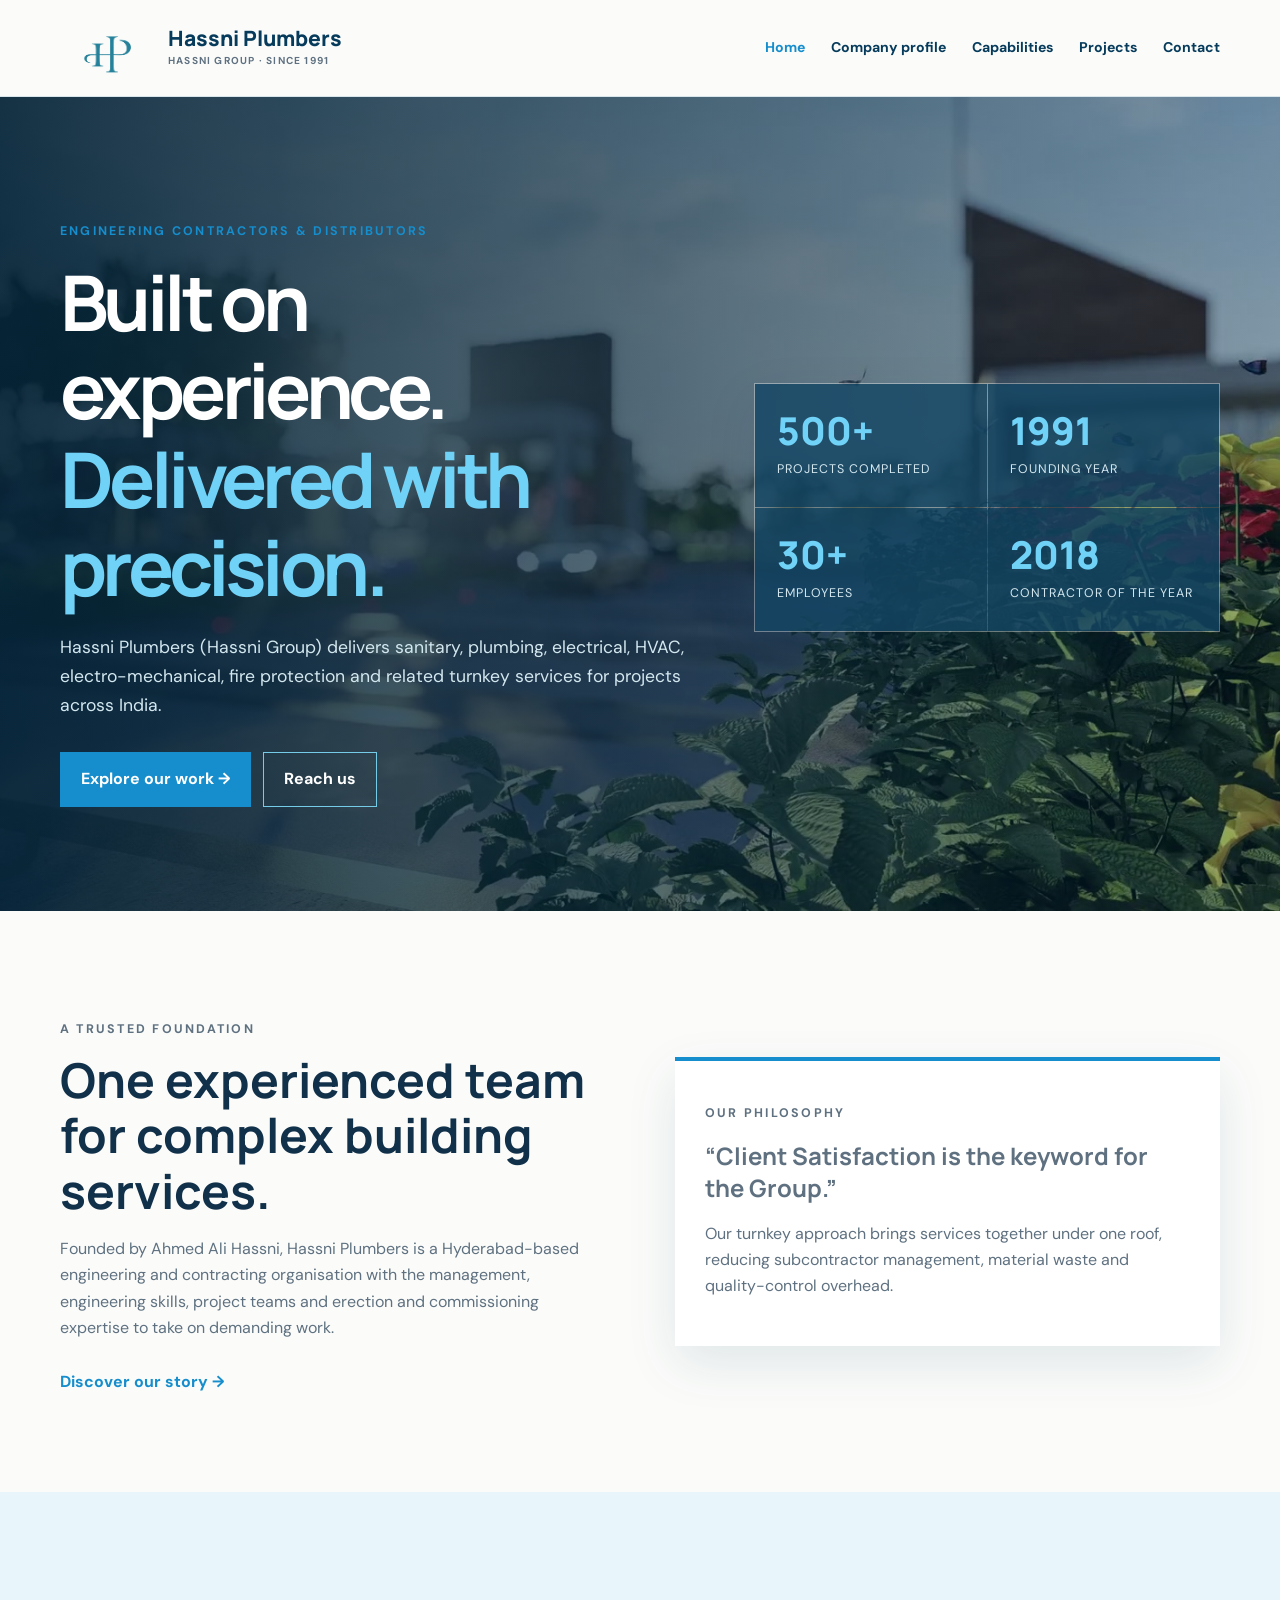
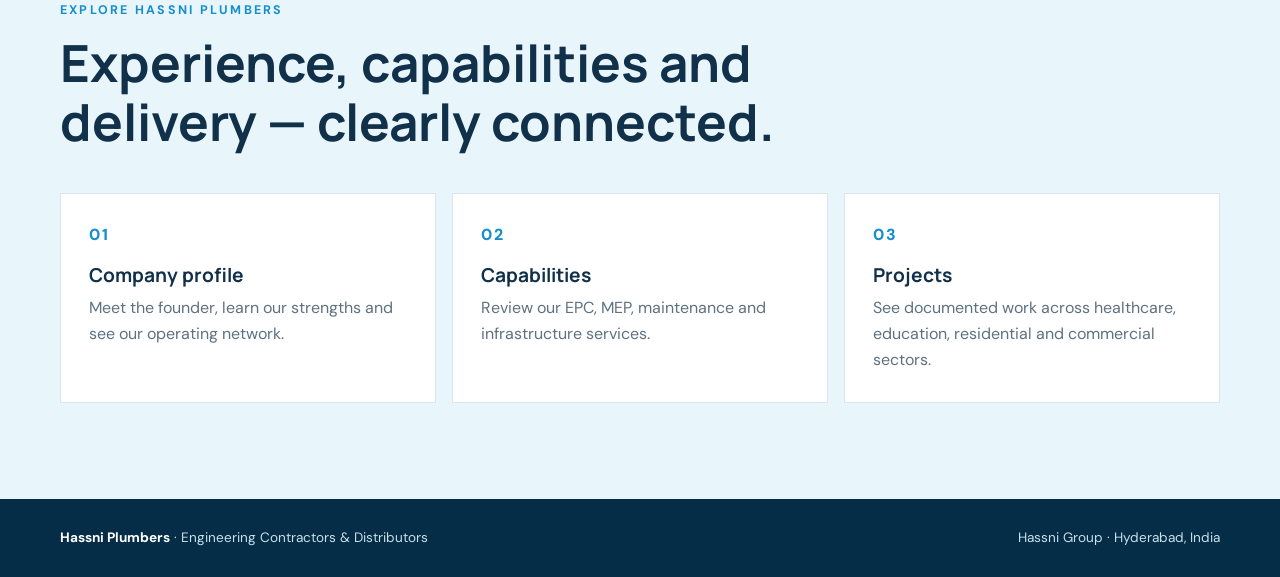
<file: index.html>
<!DOCTYPE html>
<html lang="en">
 <head>
  <meta charset="utf-8"/>
  <meta content="width=device-width, initial-scale=1" name="viewport"/>
  <meta content="Hassni Plumbers (Hassni Group), engineering contractors and distributors since 1991." name="description"/>
  <title>
   Hassni Plumbers | Home
  </title>
  <link href="styles.css" rel="stylesheet"/>
 </head>
 <body>
  <div id="site-header">
  </div>
  <main>
   <section class="hero hero-image">
    <video aria-hidden="true" autoplay="" class="hero-video" loop="" muted="" playsinline="" poster="images/hero-buildings-v2-poster.jpg" preload="auto">
     <source src="images/hero-buildings-v2.mp4?v=2" type="video/mp4"/>
    </video>
    <div aria-hidden="true" class="hero-video-overlay">
    </div>
    <div class="container hero-grid">
     <div>
      <p class="eyebrow">
       Engineering Contractors &amp; Distributors
      </p>
      <h1>
       Built on experience.
       <br/>
       <em>
        Delivered with precision.
       </em>
      </h1>
      <p class="lead">
       Hassni Plumbers (Hassni Group) delivers sanitary, plumbing, electrical, HVAC, electro-mechanical, fire protection and related turnkey services for projects across India.
      </p>
      <div class="actions">
       <a class="button primary" href="projects.html">
        Explore our work &rarr;
       </a>
       <a class="button light" href="contact.html">
        Reach us
       </a>
      </div>
     </div>
     <div class="stat-panel">
      <div class="stat">
       <strong>
        500+
       </strong>
       <span>
        Projects completed
       </span>
      </div>
      <div class="stat">
       <strong>
        1991
       </strong>
       <span>
        Founding year
       </span>
      </div>
      <div class="stat">
       <strong>
        30+
       </strong>
       <span>
        Employees
       </span>
      </div>
      <div class="stat">
       <strong>
        2018
       </strong>
       <span>
        Contractor of the Year
       </span>
      </div>
     </div>
    </div>
   </section>
   <section class="section">
    <div class="container split">
     <div>
      <p class="eyebrow">
       A trusted foundation
      </p>
      <h2>
       One experienced team for complex building services.
      </h2>
      <p>
       Founded by Ahmed Ali Hassni, Hassni Plumbers is a Hyderabad-based engineering and contracting organisation with the management, engineering skills, project teams and erection and commissioning expertise to take on demanding work.
      </p>
      <a class="text-link" href="about.html">
       Discover our story &rarr;
      </a>
     </div>
     <div class="feature-box">
      <p class="eyebrow">
       Our philosophy
      </p>
      <p class="quote">
       &ldquo;Client Satisfaction is the keyword for the Group.&rdquo;
      </p>
      <p class="muted">
       Our turnkey approach brings services together under one roof, reducing subcontractor management, material waste and quality-control overhead.
      </p>
     </div>
    </div>
   </section>
   <section class="section tint">
    <div class="container">
     <div class="section-heading">
      <p class="eyebrow">
       Explore Hassni Plumbers
      </p>
      <h2>
       Experience, capabilities and delivery &mdash; clearly connected.
      </h2>
     </div>
     <div class="cards three">
      <a class="card" href="about.html">
       <span class="icon">
        01
       </span>
       <h3>
        Company profile
       </h3>
       <p>
        Meet the founder, learn our strengths and see our operating network.
       </p>
      </a>
      <a class="card" href="capabilities.html">
       <span class="icon">
        02
       </span>
       <h3>
        Capabilities
       </h3>
       <p>
        Review our EPC, MEP, maintenance and infrastructure services.
       </p>
      </a>
      <a class="card" href="projects.html">
       <span class="icon">
        03
       </span>
       <h3>
        Projects
       </h3>
       <p>
        See documented work across healthcare, education, residential and commercial sectors.
       </p>
      </a>
     </div>
    </div>
   </section>
  </main>
  <div id="site-footer">
  </div>
  <script src="site.js">
  </script>
 </body>
</html>
</file>
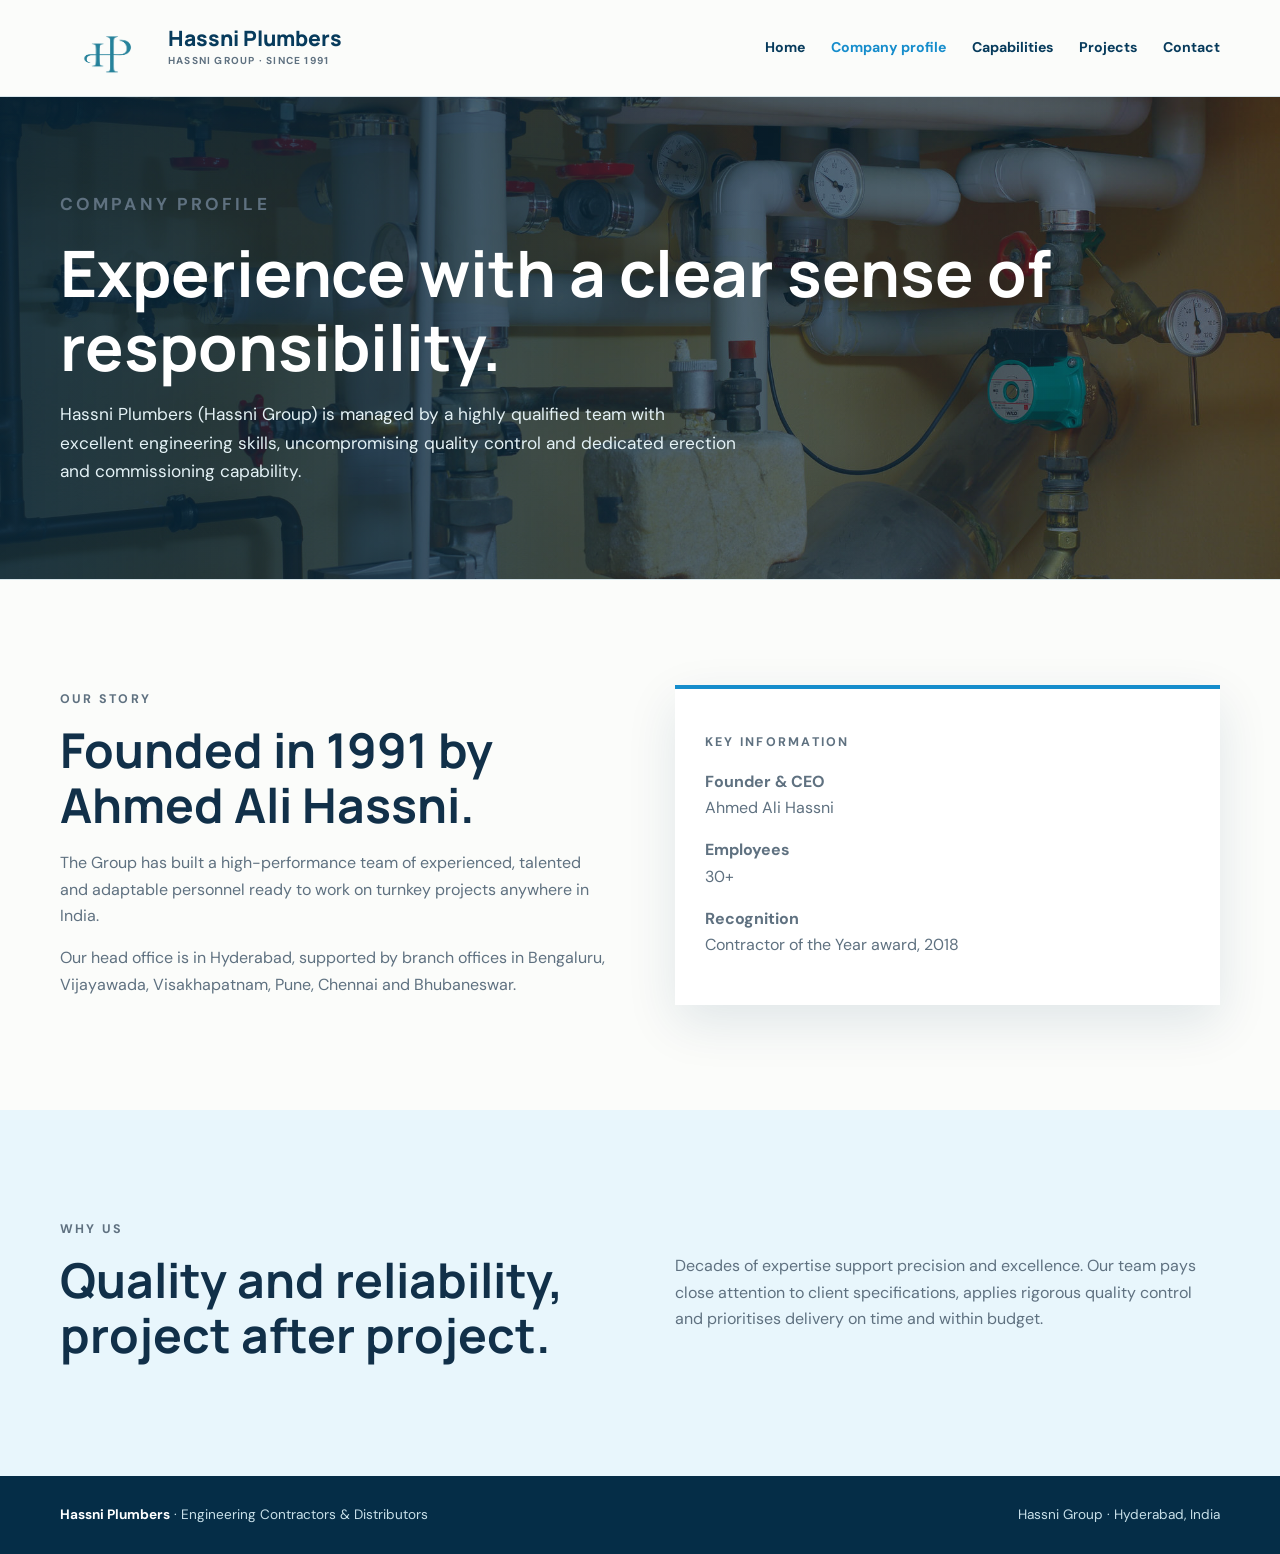
<file: about.html>
<!DOCTYPE html>
<html lang="en">
 <head>
  <meta charset="utf-8"/>
  <meta content="width=device-width, initial-scale=1" name="viewport"/>
  <title>
   Company Profile | Hassni Plumbers
  </title>
  <link href="styles.css" rel="stylesheet"/>
 </head>
 <body>
  <div id="site-header">
  </div>
  <main>
   <section class="page-hero image-page-hero">
    <div class="container">
     <p class="eyebrow">
      Company profile
     </p>
     <h1>
      Experience with a clear sense of responsibility.
     </h1>
     <p>
      Hassni Plumbers (Hassni Group) is managed by a highly qualified team with excellent engineering skills, uncompromising quality control and dedicated erection and commissioning capability.
     </p>
    </div>
   </section>
   <section class="section">
    <div class="container split">
     <div>
      <p class="eyebrow">
       Our story
      </p>
      <h2>
       Founded in 1991 by Ahmed Ali Hassni.
      </h2>
      <p>
       The Group has built a high-performance team of experienced, talented and adaptable personnel ready to work on turnkey projects anywhere in India.
      </p>
      <p>
       Our head office is in Hyderabad, supported by branch offices in Bengaluru, Vijayawada, Visakhapatnam, Pune, Chennai and Bhubaneswar.
      </p>
     </div>
     <div class="feature-box">
      <p class="eyebrow">
       Key information
      </p>
      <p>
       <strong>
        Founder &amp; CEO
       </strong>
       <br/>
       Ahmed Ali Hassni
      </p>
      <p>
       <strong>
        Employees
       </strong>
       <br/>
       30+
      </p>
      <p>
       <strong>
        Recognition
       </strong>
       <br/>
       Contractor of the Year award, 2018
      </p>
     </div>
    </div>
   </section>
   <section class="section tint">
    <div class="container split">
     <div>
      <p class="eyebrow">
       Why us
      </p>
      <h2>
       Quality and reliability, project after project.
      </h2>
     </div>
     <div>
      <p>
       Decades of expertise support precision and excellence. Our team pays close attention to client specifications, applies rigorous quality control and prioritises delivery on time and within budget.
      </p>
     </div>
    </div>
   </section>
  </main>
  <div id="site-footer">
  </div>
  <script src="site.js">
  </script>
 </body>
</html>
</file>
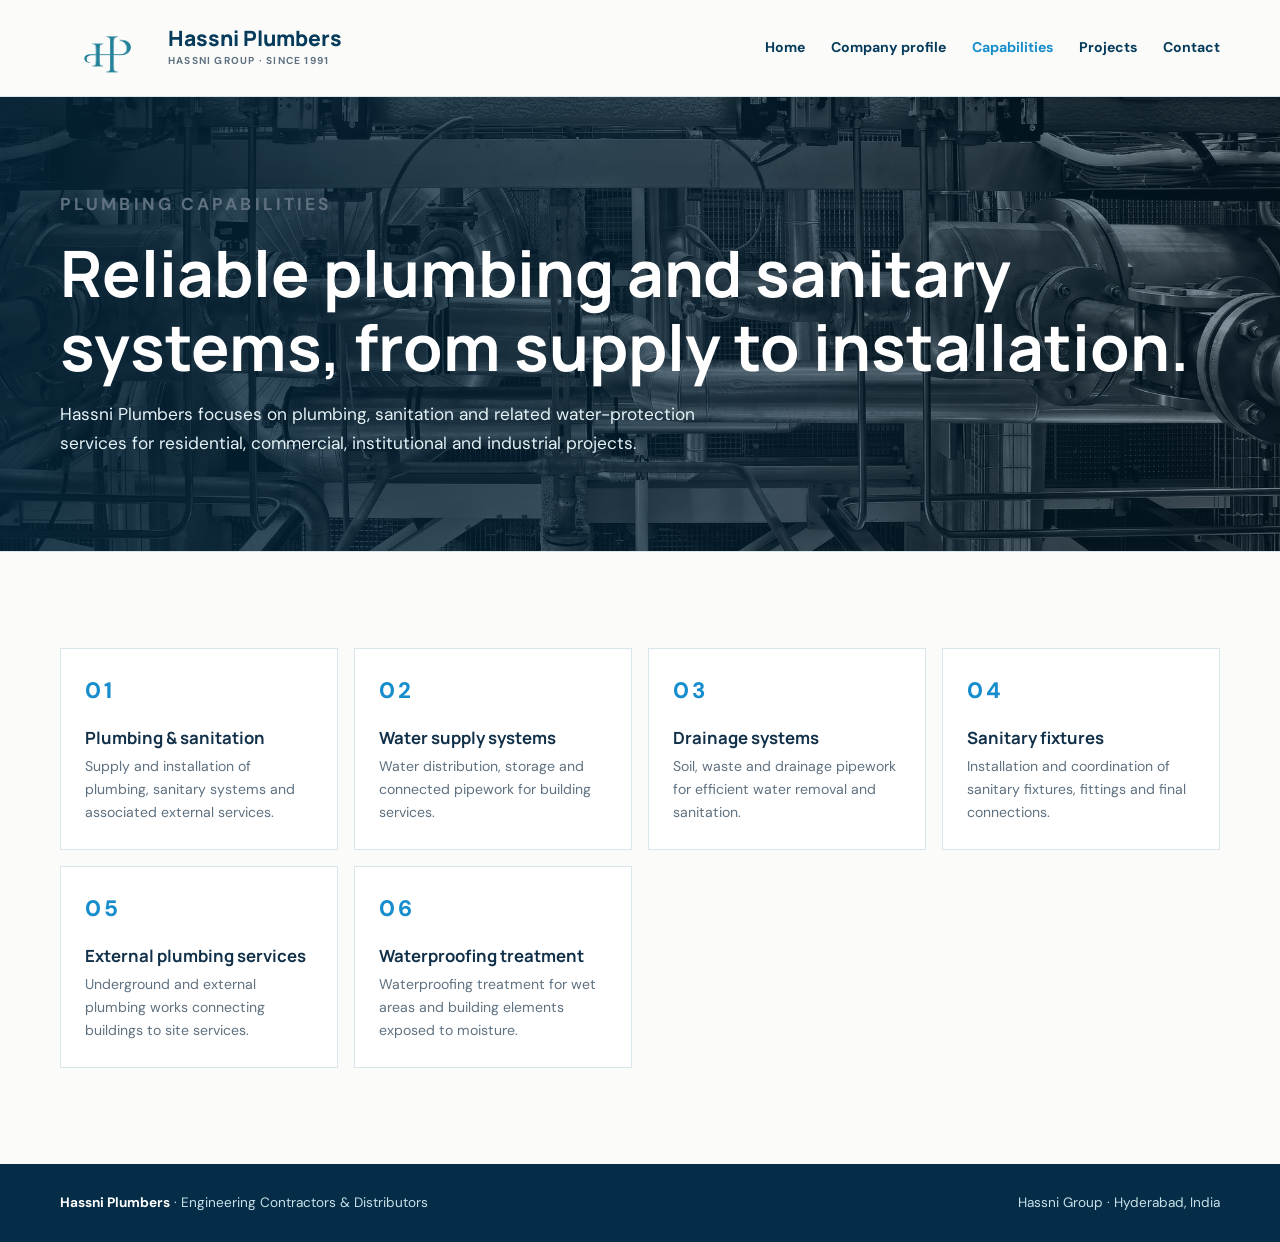
<file: capabilities.html>
<!DOCTYPE html>
<html lang="en">
 <head>
  <meta charset="utf-8"/>
  <meta content="width=device-width, initial-scale=1" name="viewport"/>
  <title>
   Capabilities | Hassni Plumbers
  </title>
  <link href="styles.css" rel="stylesheet"/>
 </head>
 <body>
  <div id="site-header">
  </div>
  <main>
   <section class="page-hero capabilities-hero">
    <div class="container">
     <p class="eyebrow">
      Plumbing capabilities
     </p>
     <h1>
      Reliable plumbing and sanitary systems, from supply to installation.
     </h1>
     <p>
      Hassni Plumbers focuses on plumbing, sanitation and related water-protection services for residential, commercial, institutional and industrial projects.
     </p>
    </div>
   </section>
   <section class="section">
    <div class="container">
     <div class="cards capabilities">
      <article class="capability">
       <span class="icon">
        01
       </span>
       <h3>
        Plumbing &amp; sanitation
       </h3>
       <p>
        Supply and installation of plumbing, sanitary systems and associated external services.
       </p>
      </article>
      <article class="capability">
       <span class="icon">
        02
       </span>
       <h3>
        Water supply systems
       </h3>
       <p>
        Water distribution, storage and connected pipework for building services.
       </p>
      </article>
      <article class="capability">
       <span class="icon">
        03
       </span>
       <h3>
        Drainage systems
       </h3>
       <p>
        Soil, waste and drainage pipework for efficient water removal and sanitation.
       </p>
      </article>
      <article class="capability">
       <span class="icon">
        04
       </span>
       <h3>
        Sanitary fixtures
       </h3>
       <p>
        Installation and coordination of sanitary fixtures, fittings and final connections.
       </p>
      </article>
      <article class="capability">
       <span class="icon">
        05
       </span>
       <h3>
        External plumbing services
       </h3>
       <p>
        Underground and external plumbing works connecting buildings to site services.
       </p>
      </article>
      <article class="capability">
       <span class="icon">
        06
       </span>
       <h3>
        Waterproofing treatment
       </h3>
       <p>
        Waterproofing treatment for wet areas and building elements exposed to moisture.
       </p>
      </article>
     </div>
    </div>
   </section>
  </main>
  <div id="site-footer">
  </div>
  <script src="site.js">
  </script>
 </body>
</html>
</file>
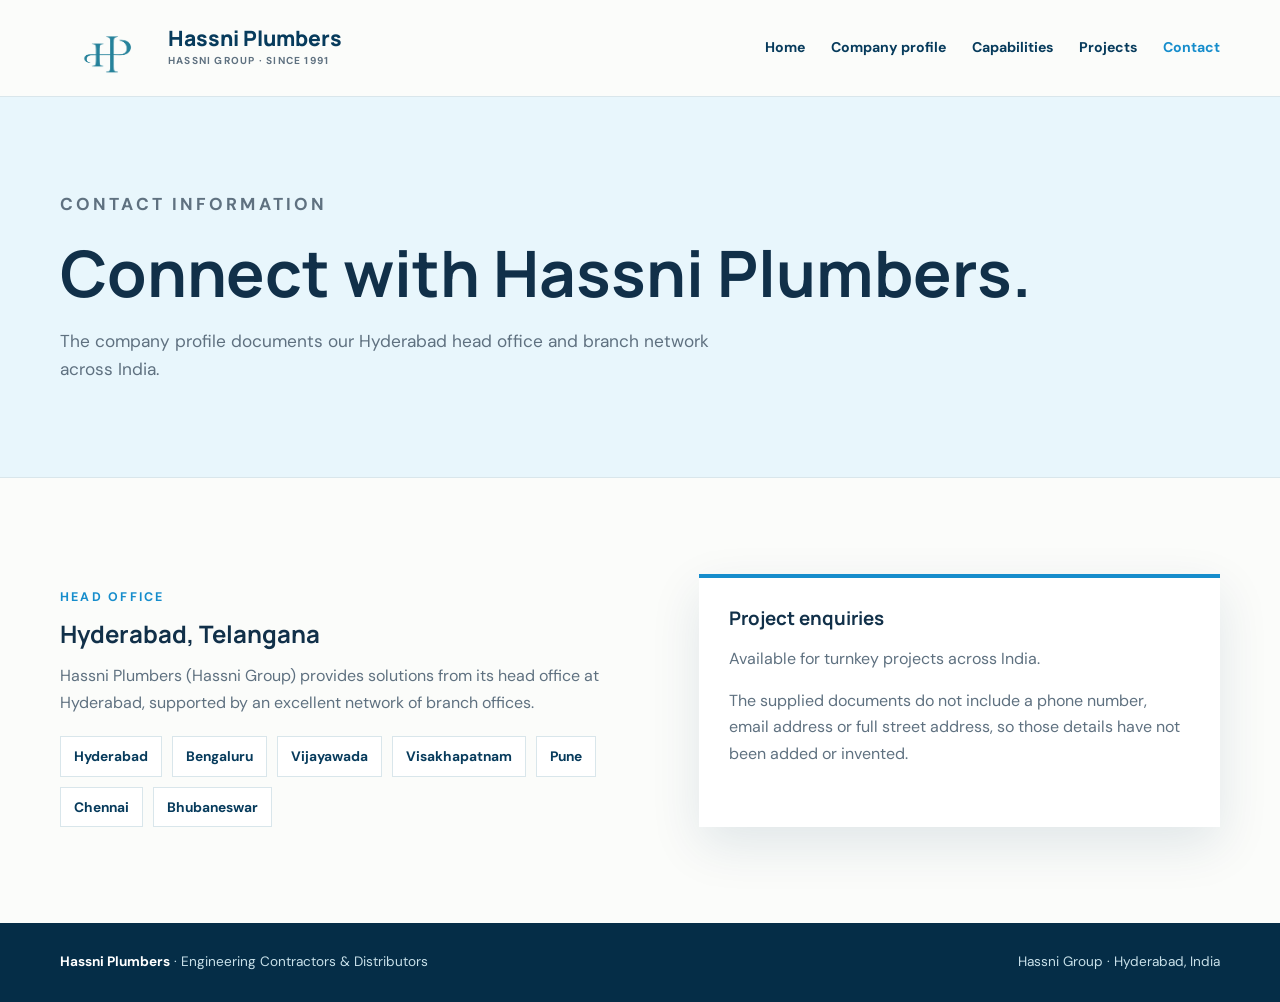
<file: contact.html>
<!DOCTYPE html>
<html lang="en">
 <head>
  <meta charset="utf-8"/>
  <meta content="width=device-width, initial-scale=1" name="viewport"/>
  <title>
   Contact | Hassni Plumbers
  </title>
  <link href="styles.css" rel="stylesheet"/>
 </head>
 <body>
  <div id="site-header">
  </div>
  <main>
   <section class="page-hero">
    <div class="container">
     <p class="eyebrow">
      Contact information
     </p>
     <h1>
      Connect with Hassni Plumbers.
     </h1>
     <p>
      The company profile documents our Hyderabad head office and branch network across India.
     </p>
    </div>
   </section>
   <section class="section">
    <div class="container contact-grid">
     <div>
      <p class="eyebrow">
       Head office
      </p>
      <h2>
       Hyderabad, Telangana
      </h2>
      <p class="muted">
       Hassni Plumbers (Hassni Group) provides solutions from its head office at Hyderabad, supported by an excellent network of branch offices.
      </p>
      <div class="locations">
       <span class="location">
        Hyderabad
       </span>
       <span class="location">
        Bengaluru
       </span>
       <span class="location">
        Vijayawada
       </span>
       <span class="location">
        Visakhapatnam
       </span>
       <span class="location">
        Pune
       </span>
       <span class="location">
        Chennai
       </span>
       <span class="location">
        Bhubaneswar
       </span>
      </div>
     </div>
     <div class="contact-card">
      <h3>
       Project enquiries
      </h3>
      <p>
       Available for turnkey projects across India.
      </p>
      <p>
       The supplied documents do not include a phone number, email address or full street address, so those details have not been added or invented.
      </p>
     </div>
    </div>
   </section>
  </main>
  <div id="site-footer">
  </div>
  <script src="site.js">
  </script>
 </body>
</html>
</file>
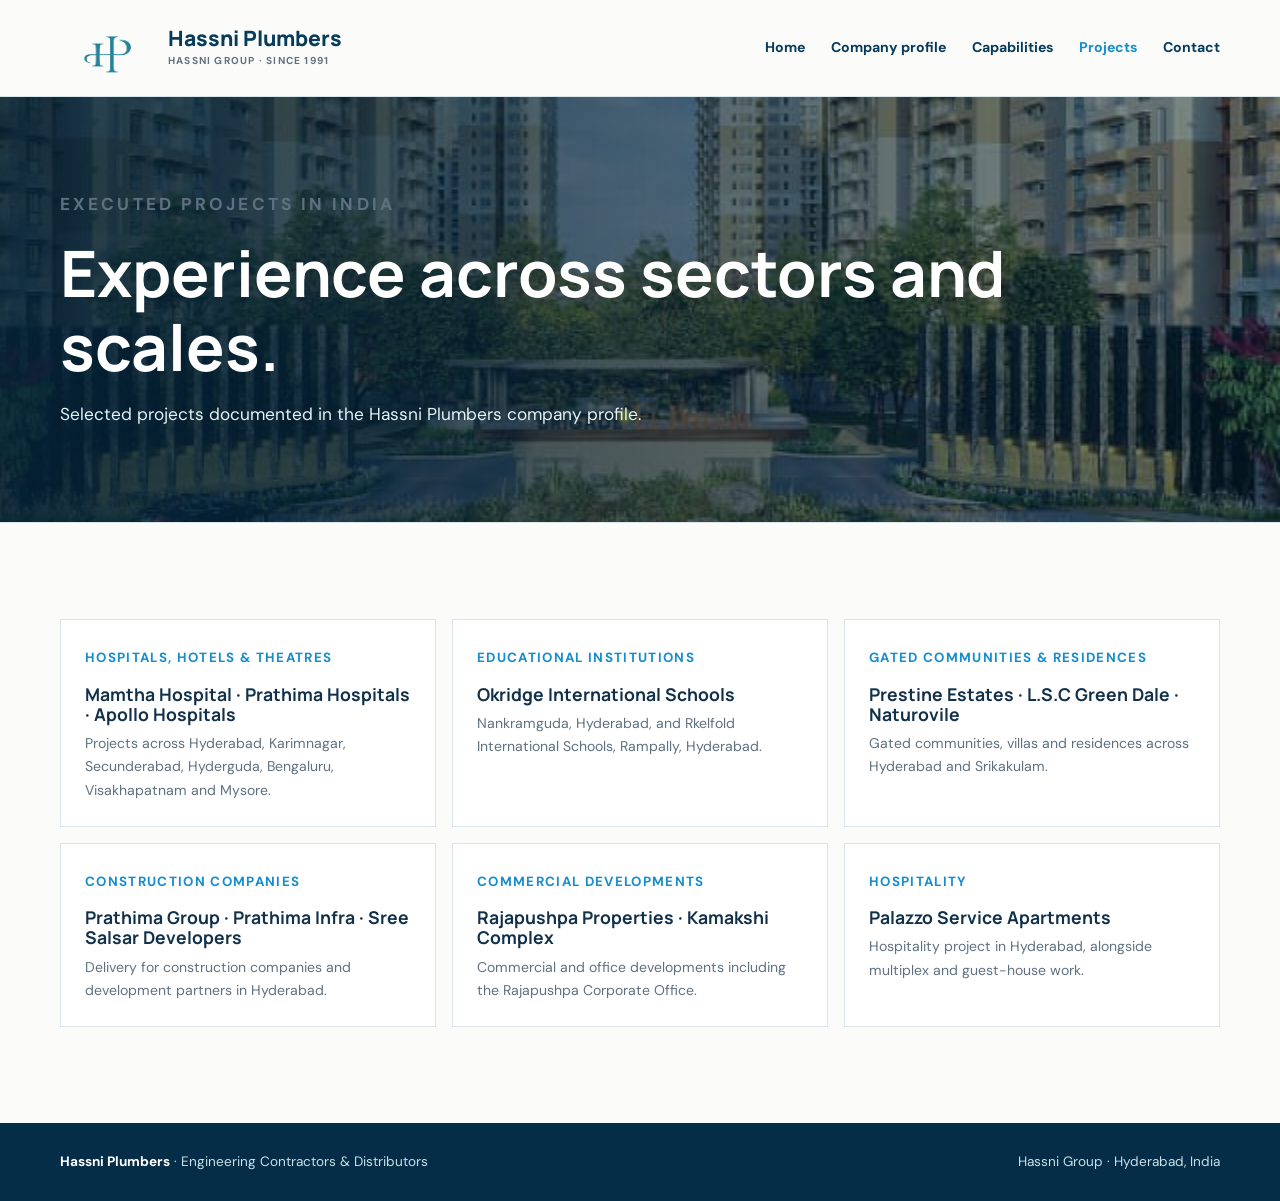
<file: projects.html>
<!DOCTYPE html>
<html lang="en">
 <head>
  <meta charset="utf-8"/>
  <meta content="width=device-width, initial-scale=1" name="viewport"/>
  <title>
   Projects | Hassni Plumbers
  </title>
  <link href="styles.css" rel="stylesheet"/>
 </head>
 <body>
  <div id="site-header">
  </div>
  <main>
   <section class="page-hero projects-hero">
    <div class="container">
     <p class="eyebrow">
      Executed projects in India
     </p>
     <h1>
      Experience across sectors and scales.
     </h1>
     <p>
      Selected projects documented in the Hassni Plumbers company profile.
     </p>
    </div>
   </section>
   <section class="section">
    <div class="container">
     <div class="project-grid">
      <article class="project project-image project-image-one">
       <small>
        Hospitals, hotels &amp; theatres
       </small>
       <h3>
        Mamtha Hospital &middot; Prathima Hospitals &middot; Apollo Hospitals
       </h3>
       <p>
        Projects across Hyderabad, Karimnagar, Secunderabad, Hyderguda, Bengaluru, Visakhapatnam and Mysore.
       </p>
      </article>
      <article class="project">
       <small>
        Educational institutions
       </small>
       <h3>
        Okridge International Schools
       </h3>
       <p>
        Nankramguda, Hyderabad, and Rkelfold International Schools, Rampally, Hyderabad.
       </p>
      </article>
      <article class="project">
       <small>
        Gated communities &amp; residences
       </small>
       <h3>
        Prestine Estates &middot; L.S.C Green Dale &middot; Naturovile
       </h3>
       <p>
        Gated communities, villas and residences across Hyderabad and Srikakulam.
       </p>
      </article>
      <article class="project">
       <small>
        Construction companies
       </small>
       <h3>
        Prathima Group &middot; Prathima Infra &middot; Sree Salsar Developers
       </h3>
       <p>
        Delivery for construction companies and development partners in Hyderabad.
       </p>
      </article>
      <article class="project">
       <small>
        Commercial developments
       </small>
       <h3>
        Rajapushpa Properties &middot; Kamakshi Complex
       </h3>
       <p>
        Commercial and office developments including the Rajapushpa Corporate Office.
       </p>
      </article>
      <article class="project">
       <small>
        Hospitality
       </small>
       <h3>
        Palazzo Service Apartments
       </h3>
       <p>
        Hospitality project in Hyderabad, alongside multiplex and guest-house work.
       </p>
      </article>
     </div>
    </div>
   </section>
  </main>
  <div id="site-footer">
  </div>
  <script src="site.js">
  </script>
 </body>
</html>
</file>
<file: styles.css>
@import url('https://fonts.googleapis.com/css2?family=DM+Sans:wght@400;500;600;700&family=Manrope:wght@600;700;800&display=swap');

:root {
  --blue: #168dcc;
  --deep: #073b5c;
  --pale: #e8f6fc;
  --ink: #113049;
  --muted: #5f7180;
  --paper: #fbfcfa;
  --line: #d9e6eb;
  --white: #fff;
  --shadow: 0 18px 48px rgba(7, 59, 92, .11);
  --ease: cubic-bezier(.22, 1, .36, 1);
}

* { box-sizing: border-box; }
html { scroll-behavior: smooth; }
body { margin: 0; color: var(--ink); background: var(--paper); font: 16px/1.65 "DM Sans", Arial, sans-serif; overflow-x: hidden; }
h1, h2, h3, h4 { margin: 0; font-family: Manrope, Arial, sans-serif; line-height: 1.15; }
a { color: inherit; text-decoration: none; }
.container { width: min(1160px, calc(100% - 40px)); margin: auto; }
.eyebrow { color: var(--blue); font-size: .78rem; font-weight: 700; letter-spacing: .18em; text-transform: uppercase; }
.muted { color: var(--muted); }
.section { padding: 96px 0; }
.section-heading { max-width: 720px; margin-bottom: 42px; }
.section-heading h2 { margin-top: 12px; font-size: clamp(2rem, 4vw, 3.3rem); }
.button { display: inline-flex; align-items: center; gap: 10px; border: 1px solid var(--blue); padding: 13px 20px; font-weight: 700; transition: transform .4s var(--ease), background-color .3s, border-color .3s, color .3s; }
.button.primary { color: var(--white); background: var(--blue); }
.button.primary:hover { background: var(--deep); border-color: var(--deep); transform: translateY(-3px); }
.button.light { color: var(--white); border-color: #75cce9; }
.button.light:hover { color: var(--deep); background: #75cce9; transform: translateY(-3px); }
.actions { display: flex; flex-wrap: wrap; gap: 12px; margin-top: 32px; }
.text-link { display: inline-block; margin-top: 12px; color: var(--blue); font-weight: 700; }

header { position: sticky; top: 0; z-index: 5; background: rgba(251,252,250,.95); border-bottom: 1px solid var(--line); backdrop-filter: blur(14px); transition: min-height .45s var(--ease), background-color .45s ease, box-shadow .45s ease; }
.nav { transition: min-height .45s var(--ease); }
header.scrolled { background: rgba(255,255,255,.98); box-shadow: 0 8px 26px rgba(7, 59, 92, .09); }
header.scrolled .nav { min-height: 78px; }
header.scrolled .brand-mark { width: 84px; height: 84px; }
.nav { display: flex; align-items: center; justify-content: space-between; min-height: 88px; gap: 24px; }
.brand { display: flex; align-items: center; gap: 12px; }
.brand-mark { position: relative; top: -4px; display: grid; width: 96px; height: 96px; place-items: center; padding: 2px; transition: transform .4s var(--ease), filter .4s var(--ease); }
.brand-mark:hover { transform: translateY(-2px) rotate(-1deg); filter: drop-shadow(0 8px 12px rgba(7, 59, 92, .22)); }
.brand img { width: 100%; height: 100%; object-fit: contain; }
.brand strong { display: block; color: var(--deep); font: 800 1.32rem/1.05 Manrope, Arial, sans-serif; }
.brand small { display: block; margin-top: 4px; color: var(--muted); font-size: .63rem; font-weight: 700; letter-spacing: .12em; text-transform: uppercase; }
.nav-links { display: flex; align-items: center; gap: 26px; color: var(--deep); font-size: .88rem; font-weight: 700; }
.nav-links a { transition: color .3s; }
.nav-links a:hover, .nav-links a.active { color: var(--blue); }
.menu { display: none; border: 0; color: var(--deep); background: transparent; font-size: 1.4rem; }

.hero { position: relative; overflow: hidden; padding: 112px 0 104px; color: var(--white); background: var(--deep); }
.hero-image { min-height: 700px; display: flex; align-items: center; background: url("images/project-brigade.jpg") center/cover no-repeat; }
.hero-video, .hero-video-overlay { position: absolute; inset: 0; width: 100%; height: 100%; }
.hero-video { z-index: 0; object-fit: cover; object-position: center; }
.hero-video-overlay { z-index: 0; background: linear-gradient(90deg, rgba(4,35,55,.93), rgba(4,35,55,.7) 46%, rgba(4,35,55,.38)); }
.hero-grid { position: relative; z-index: 1; display: grid; grid-template-columns: 1.15fr .85fr; align-items: center; gap: 64px; }
.hero h1 { max-width: 720px; margin: 16px 0 22px; font-size: clamp(2.7rem, 6vw, 5rem); letter-spacing: -.06em; }
.hero h1 em { color: #71d2f7; font-style: normal; }
.lead { max-width: 650px; color: #d3e7ef; font-size: 1.1rem; }
.stat-panel { display: grid; grid-template-columns: 1fr 1fr; gap: 1px; overflow: hidden; border: 1px solid rgba(255,255,255,.2); background: rgba(255,255,255,.2); box-shadow: var(--shadow); animation: rise-in .9s var(--ease) .14s both; }
.stat { padding: 28px 22px; background: rgba(7,59,92,.78); }
.stat strong { display: block; color: #71d2f7; font: 800 2.4rem/1 Manrope, Arial, sans-serif; }
.stat span { display: block; margin-top: 8px; color: #d3e7ef; font-size: .78rem; letter-spacing: .08em; text-transform: uppercase; }

.split { display: grid; grid-template-columns: 1fr 1fr; gap: 70px; align-items: center; }
.split h2 { margin: 12px 0 18px; font-size: clamp(2rem, 4vw, 3rem); }
.split p { color: var(--muted); }
.feature-box { padding: 30px; border-top: 4px solid var(--blue); background: var(--white); box-shadow: var(--shadow); }
.quote { margin: 16px 0; color: var(--deep); font: 700 1.5rem/1.35 Manrope, Arial, sans-serif; }
.tint { background: var(--pale); }
.cards { display: grid; gap: 16px; }
.cards.three { grid-template-columns: repeat(3, 1fr); }
.card, .capability, .project { border: 1px solid var(--line); background: var(--white); transition: transform .5s var(--ease), border-color .3s, box-shadow .5s var(--ease); }
.card { padding: 28px; }
.card:hover, .capability:hover, .project:hover { border-color: var(--blue); box-shadow: var(--shadow); transform: translateY(-6px); }
.card .icon, .capability .icon { color: var(--blue); font-weight: 800; letter-spacing: .12em; }
.card h3 { margin: 16px 0 8px; font-size: 1.2rem; }
.card p { margin: 0; color: var(--muted); }

.page-hero { position: relative; overflow: hidden; padding: 76px 0; background: var(--pale); border-bottom: 1px solid var(--line); }
.page-hero h1 { margin-top: 12px; font-size: clamp(2.5rem, 5vw, 4.3rem); }
.page-hero p { max-width: 680px; color: var(--muted); font-size: 1.08rem; }
.image-page-hero { color: var(--white); background: linear-gradient(90deg, rgba(4,35,55,.87), rgba(4,35,55,.48)), url("images/project-residential.jpg") center/cover no-repeat; }
.capabilities-hero { color: var(--white); background: linear-gradient(90deg, rgba(4,35,55,.88), rgba(4,35,55,.48)), url("images/project-architecture.jpg") center/cover no-repeat; }
.projects-hero { color: var(--white); background: linear-gradient(90deg, rgba(4,35,55,.88), rgba(4,35,55,.48)), url("images/project-brigade.jpg") center/cover no-repeat; }
.image-page-hero p:not(.eyebrow), .capabilities-hero p:not(.eyebrow), .projects-hero p:not(.eyebrow) { color: #e4f2f6; }
.capabilities { display: grid; grid-template-columns: repeat(4, 1fr); gap: 16px; }
.capability { min-height: 170px; padding: 24px; }
.capability .icon { font-size: 1.4rem; }
.capability h3 { margin: 18px 0 8px; font-size: 1.05rem; }
.capability p, .project p { margin: 0; color: var(--muted); font-size: .88rem; }
.project-grid { display: grid; grid-template-columns: repeat(3, 1fr); gap: 16px; }
.project { position: relative; overflow: hidden; padding: 24px; isolation: isolate; }
.project:before { content: ""; position: absolute; inset: 0; z-index: -1; background-position: center; background-size: cover; opacity: 0; transform: scale(1.06); transition: opacity .5s, transform .8s var(--ease); }
.project:nth-child(1):before { background-image: url("images/project-brigade.jpg"); }
.project:nth-child(2):before { background-image: url("images/project-architecture.jpg"); }
.project:nth-child(3):before { background-image: url("images/project-residential.jpg"); }
.project:nth-child(4):before { background-image: url("images/project-architecture.jpg"); }
.project:nth-child(5):before { background-image: url("images/project-residential.jpg"); }
.project:nth-child(6):before { background-image: url("images/project-brigade.jpg"); }
.project:hover:before { opacity: .16; transform: scale(1); }
.project small { color: var(--blue); font-weight: 700; letter-spacing: .1em; text-transform: uppercase; }
.project h3 { margin: 13px 0 8px; font-size: 1.1rem; }
.contact-grid { display: grid; grid-template-columns: 1fr .9fr; gap: 60px; }
.contact-card { padding: 30px; border-top: 4px solid var(--blue); background: var(--white); box-shadow: var(--shadow); }
.contact-card p { color: var(--muted); }
.locations { display: flex; flex-wrap: wrap; gap: 10px; margin-top: 20px; }
.location { padding: 8px 13px; border: 1px solid var(--line); color: var(--deep); background: var(--white); font-size: .86rem; font-weight: 700; }
footer { padding: 28px 0; color: #c8e0e9; background: #052d47; font-size: .85rem; }
.footer-inner { display: flex; justify-content: space-between; gap: 20px; }
.footer-inner strong { color: var(--white); }
.reveal-up, .reveal-left, .reveal-right { opacity: 0; transition: opacity .85s ease-out, transform .85s var(--ease); }
.reveal-up { transform: translateY(48px); }
.reveal-left { transform: translateX(-48px); }
.reveal-right { transform: translateX(48px); }
.reveal-up.visible, .reveal-left.visible, .reveal-right.visible { opacity: 1; transform: translate(0); }
@keyframes rise-in { from { opacity: 0; transform: translateY(20px); } to { opacity: 1; transform: none; } }
@media (max-width: 900px) {
  .nav-links { display: none; position: absolute; top: 88px; left: 0; right: 0; padding: 18px 20px 24px; flex-direction: column; align-items: flex-start; background: var(--paper); border-bottom: 1px solid var(--line); }
  .nav-links.open { display: flex; }
  .menu { display: block; }
  .hero-grid, .split, .contact-grid { grid-template-columns: 1fr; gap: 38px; }
  .capabilities { grid-template-columns: repeat(2, 1fr); }
}
@media (max-width: 600px) {
  .container { width: min(100% - 28px, 1160px); }
  .section { padding: 70px 0; }
  .hero, .hero-image { min-height: 0; padding: 78px 0; }
  .hero h1 { font-size: 2.7rem; }
  .stat-panel, .cards.three, .capabilities, .project-grid { grid-template-columns: 1fr; }
  .brand-mark { width: 78px; height: 78px; padding: 2px; }
  .brand strong { font-size: 1.14rem; }
  .footer-inner { flex-direction: column; }
}
@media (prefers-reduced-motion: reduce) {
  *, *::before, *::after { animation-duration: .01ms !important; animation-iteration-count: 1 !important; scroll-behavior: auto !important; transition-duration: .01ms !important; }
}
</file>
